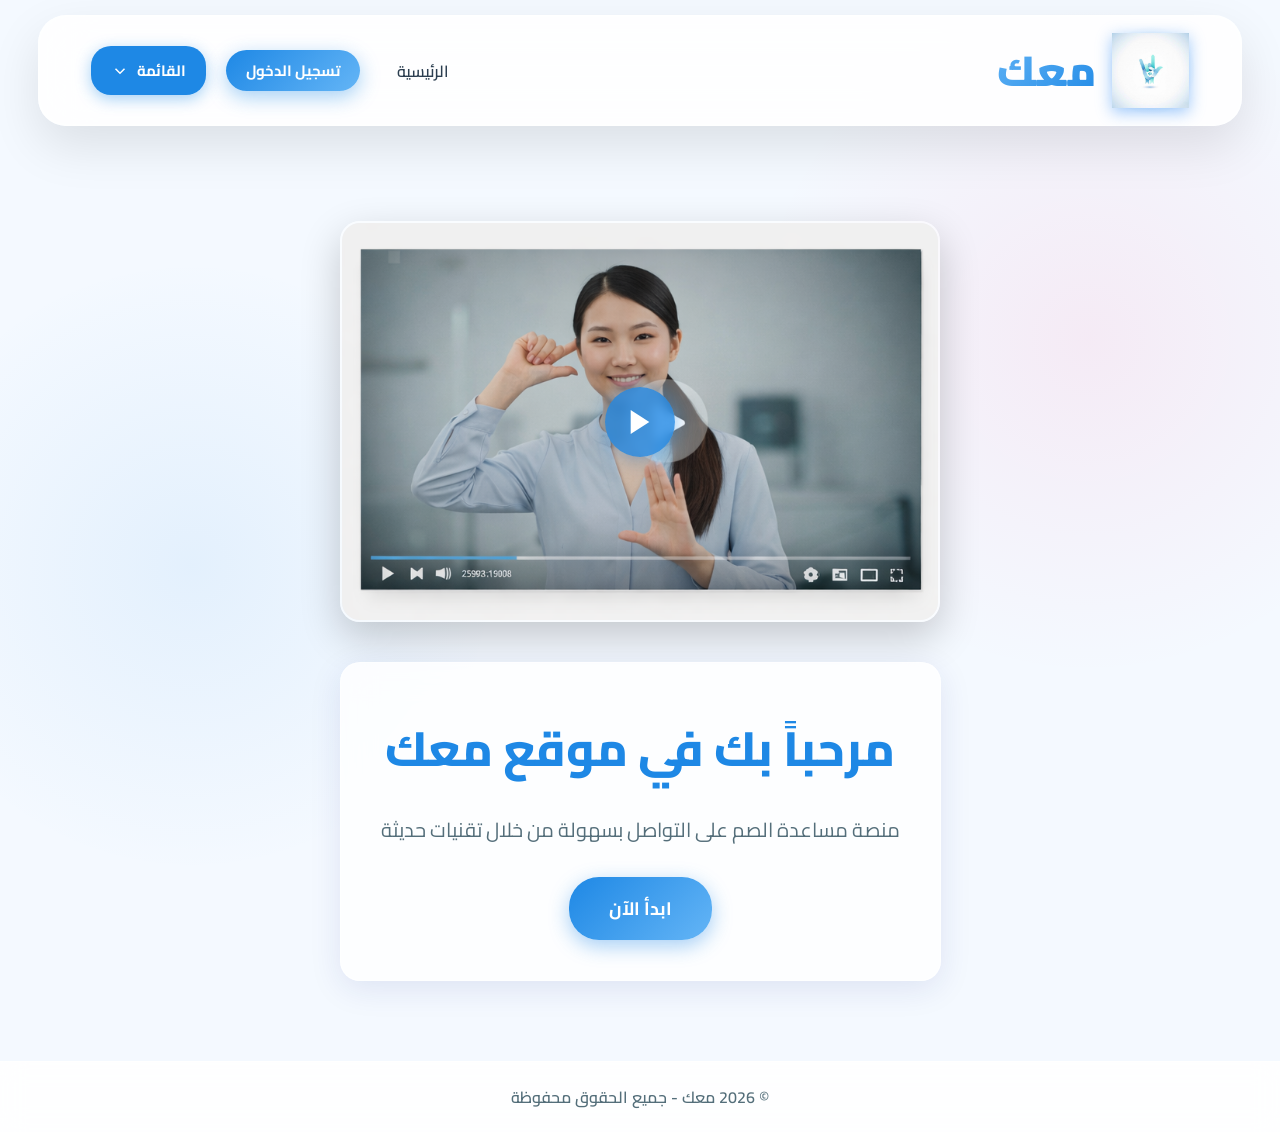
<file: web/index.html>
<!DOCTYPE html>
<html lang="ar" dir="rtl">

<head>
    <meta charset="UTF-8">
    <meta name="viewport" content="width=device-width, initial-scale=1.0">
    <title>معك | الرئيسية</title>
    <link rel="stylesheet" href="style.css">
    <script src="script.js" defer></script>
</head>

<body>
    <nav class="navbar" id="main-navbar"></nav>

    <div class="section hero">

        <div class="video-box">
            <img src="sign_top_left.png" alt="Sign language example">
            <div class="play-btn">
                <svg width="32" height="32" viewBox="0 0 24 24" fill="currentColor">
                    <polygon points="5 3 19 12 5 21 5 3"></polygon>
                </svg>
            </div>
        </div>

        <div class="glass-card text-center" style="max-width: 800px; width: 100%;">
            <h1 style="font-size: 48px; margin-bottom: 20px;">مرحباً بك في موقع معك</h1>
            <p style="font-size: 20px; margin-bottom: 30px;">منصة مساعدة الصم على التواصل بسهولة من خلال تقنيات حديثة
            </p>
            <a href="login.html" class="btn" style="padding: 15px 40px; font-size: 18px;">ابدأ الآن</a>
        </div>
    </div>

    <footer>
        © 2026 معك - جميع الحقوق محفوظة
    </footer>
</body>

</html>
</file>
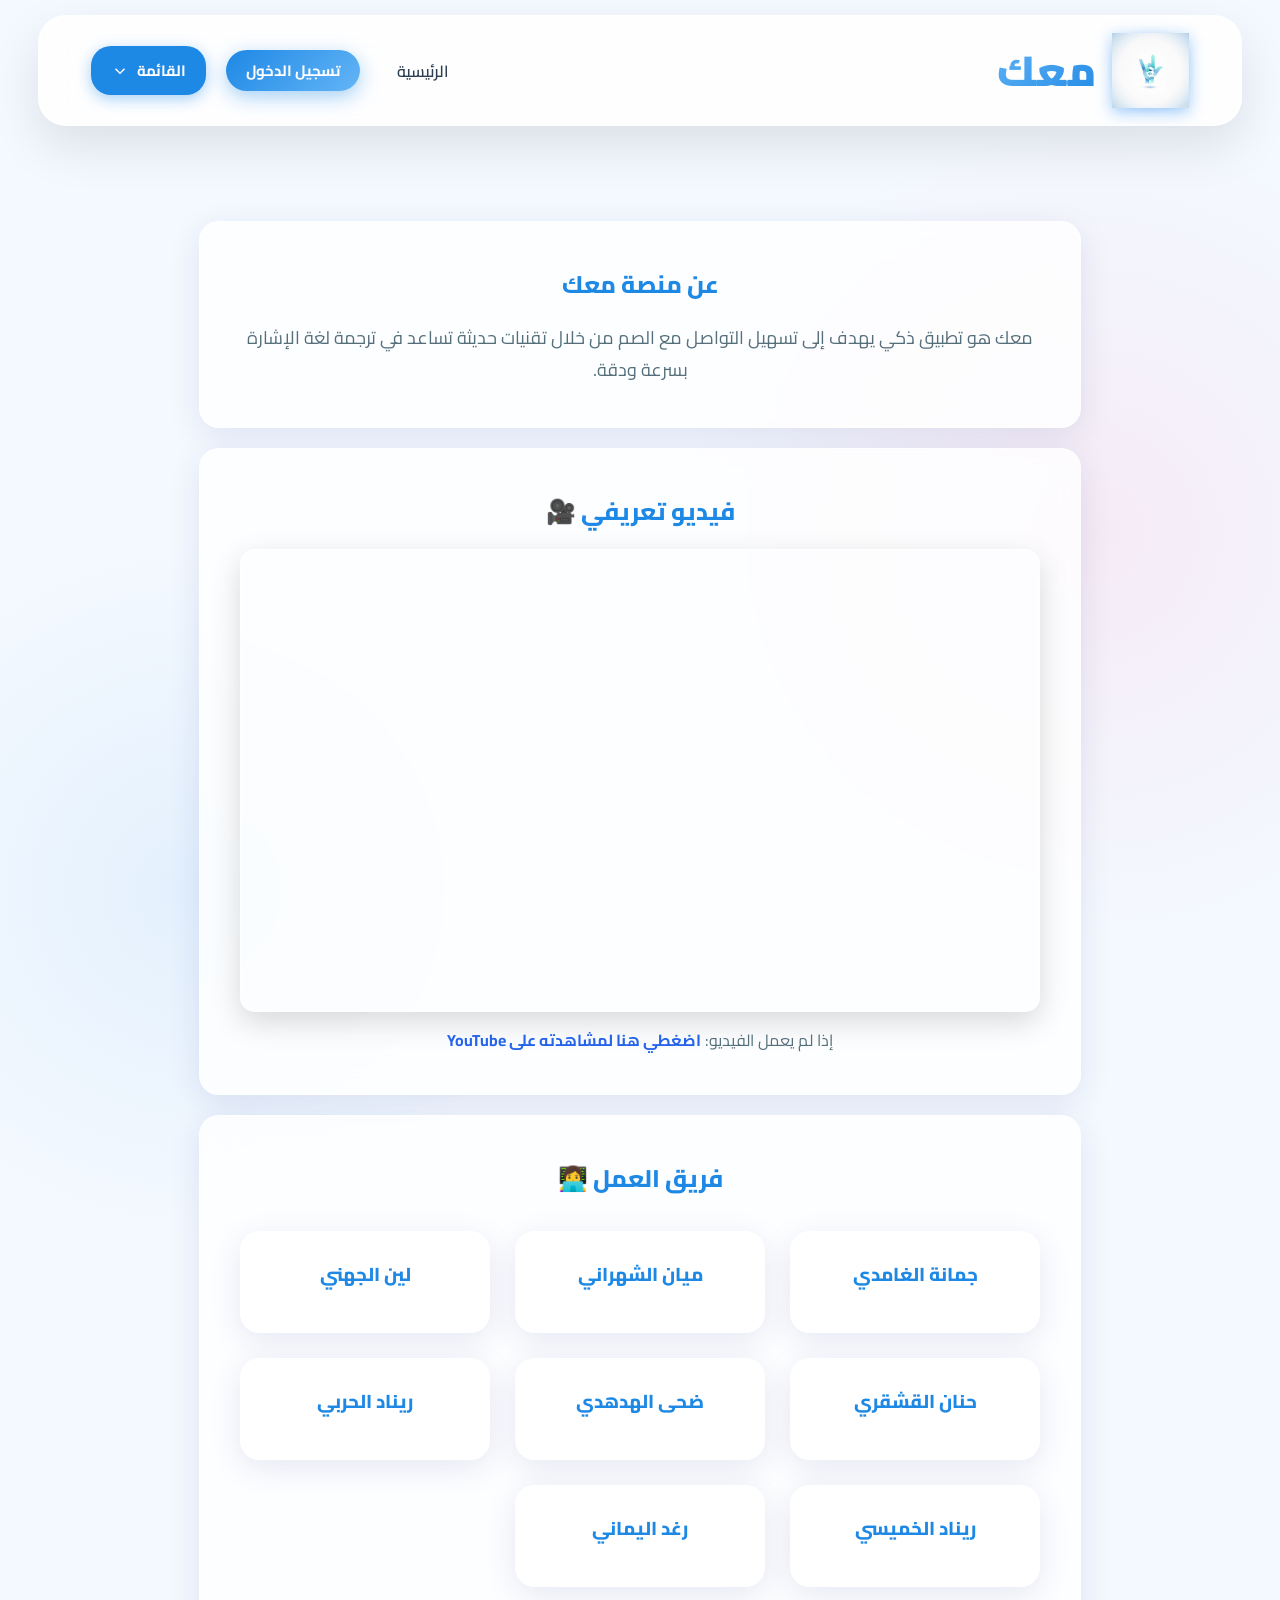
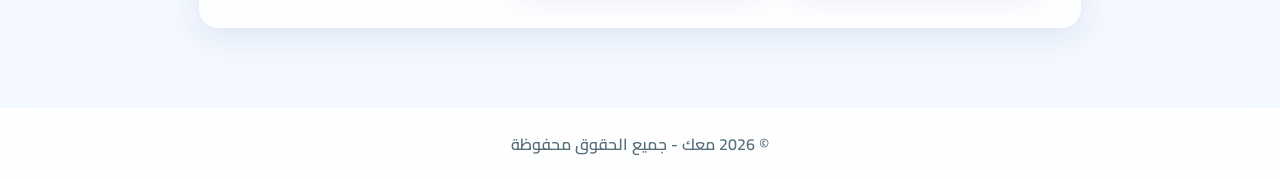
<file: web/about.html>
<!DOCTYPE html>
<html lang="ar" dir="rtl">

<head>
    <meta charset="UTF-8">
    <meta name="viewport" content="width=device-width, initial-scale=1.0">
    <title>معك | من نحن</title>
    <link rel="stylesheet" href="style.css">
    <script src="script.js" defer></script>
</head>

<body>

    <nav class="navbar" id="main-navbar"></nav>

    <div class="section">

        <!-- عن المشروع -->
        <div class="glass-card mb-4 text-center">
            <h2>عن منصة معك</h2>
            <p style="font-size: 18px; max-width: 800px; margin: 0 auto; line-height: 1.8;">
                معك هو تطبيق ذكي يهدف إلى تسهيل التواصل مع الصم
                من خلال تقنيات حديثة تساعد في ترجمة لغة الإشارة بسرعة ودقة.
            </p>
        </div>

        <!-- الفيديو -->
        <div class="glass-card mb-4" style="text-align: center;">
            <h2 class="text-center">فيديو تعريفي 🎥</h2>

            <div style="max-width:800px; margin:0 auto; border-radius:15px; overflow:hidden; 
                        box-shadow:0 10px 30px rgba(0,0,0,0.15); border: 2px solid var(--glass-border);">

                <iframe
                    width="100%"
                    height="450"
                    src="https://www.youtube.com/embed/cgcLwG9_sg8?rel=0"
                    title="فيديو تعريفي"
                    frameborder="0"
                    allow="accelerometer; autoplay; clipboard-write; encrypted-media; gyroscope; picture-in-picture; web-share"
                    referrerpolicy="strict-origin-when-cross-origin"
                    allowfullscreen>
                </iframe>

            </div>

            <!-- زر احتياطي -->
            <p style="margin-top:15px;">
                إذا لم يعمل الفيديو:
                <a href="https://youtu.be/cgcLwG9_sg8" target="_blank"
                    style="color:#2563eb; font-weight:bold; text-decoration:none;">
                    اضغطي هنا لمشاهدته على YouTube
                </a>
            </p>
        </div>

        <!-- فريق العمل -->
        <div class="glass-card">
            <h2 class="text-center">فريق العمل 👩‍💻</h2>

            <div class="grid" style="grid-template-columns: repeat(auto-fill, minmax(200px, 1fr)); text-align:center;">

                <div class="glass-card" style="padding:25px; transition: transform 0.3s; cursor: pointer;"
                    onmouseover="this.style.transform='scale(1.05)'" 
                    onmouseleave="this.style.transform='scale(1)'">
                    <h3>جمانة الغامدي</h3>
                </div>

                <div class="glass-card" style="padding:25px; transition: transform 0.3s; cursor: pointer;"
                    onmouseover="this.style.transform='scale(1.05)'" 
                    onmouseleave="this.style.transform='scale(1)'">
                    <h3>ميان الشهراني</h3>
                </div>

                <div class="glass-card" style="padding:25px; transition: transform 0.3s; cursor: pointer;"
                    onmouseover="this.style.transform='scale(1.05)'" 
                    onmouseleave="this.style.transform='scale(1)'">
                    <h3>لين الجهني</h3>
                </div>

                <div class="glass-card" style="padding:25px; transition: transform 0.3s; cursor: pointer;"
                    onmouseover="this.style.transform='scale(1.05)'" 
                    onmouseleave="this.style.transform='scale(1)'">
                    <h3>حنان القشقري</h3>
                </div>

                <div class="glass-card" style="padding:25px; transition: transform 0.3s; cursor: pointer;"
                    onmouseover="this.style.transform='scale(1.05)'" 
                    onmouseleave="this.style.transform='scale(1)'">
                    <h3>ضحى الهدهدي</h3>
                </div>

                <div class="glass-card" style="padding:25px; transition: transform 0.3s; cursor: pointer;"
                    onmouseover="this.style.transform='scale(1.05)'" 
                    onmouseleave="this.style.transform='scale(1)'">
                    <h3>ريناد الحربي</h3>
                </div>

                <div class="glass-card" style="padding:25px; transition: transform 0.3s; cursor: pointer;"
                    onmouseover="this.style.transform='scale(1.05)'" 
                    onmouseleave="this.style.transform='scale(1)'">
                    <h3>ريناد الخميسي</h3>
                </div>

                <div class="glass-card" style="padding:25px; transition: transform 0.3s; cursor: pointer;"
                    onmouseover="this.style.transform='scale(1.05)'" 
                    onmouseleave="this.style.transform='scale(1)'">
                    <h3>رغد اليماني</h3>
                </div>

            </div>
        </div>

    </div>

    <footer>
        © 2026 معك - جميع الحقوق محفوظة
    </footer>

</body>

</html>
</file>
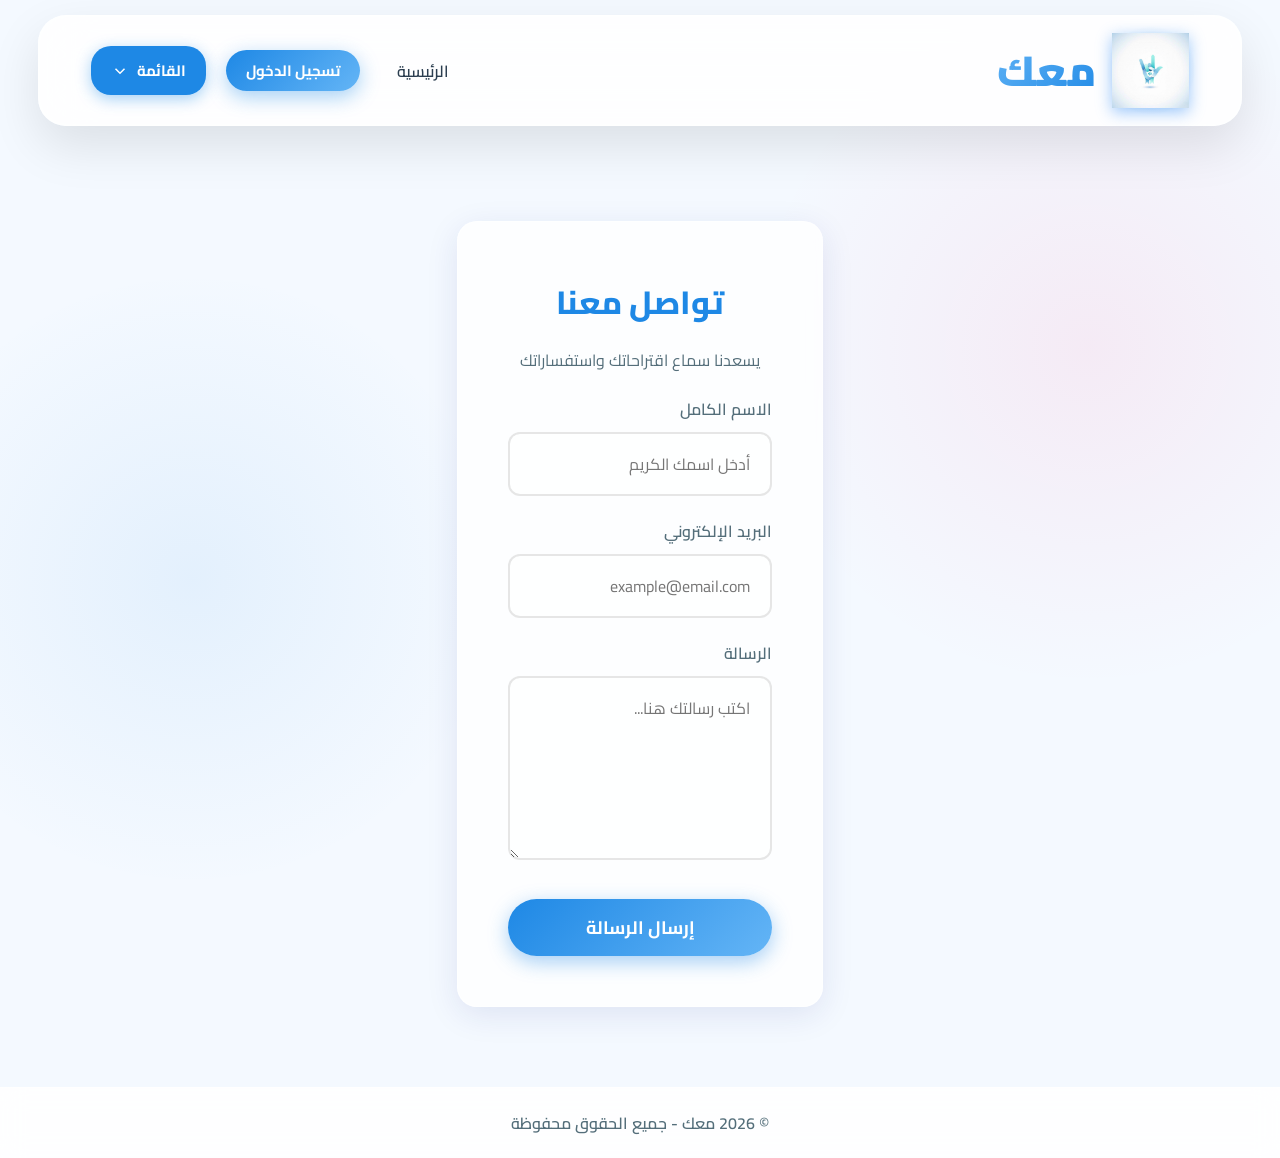
<file: web/contact.html>
<!DOCTYPE html>
<html lang="ar" dir="rtl">

<head>
    <meta charset="UTF-8">
    <meta name="viewport" content="width=device-width, initial-scale=1.0">
    <title>معك | تواصل معنا</title>
    <link rel="stylesheet" href="style.css">
    <script src="script.js" defer></script>
</head>

<body>
    <nav class="navbar" id="main-navbar"></nav>

    <div class="section">
        <div class="glass-card" style="max-width: 600px; margin: 0 auto; padding: 50px;">
            <h1 class="text-center">تواصل معنا</h1>
            <p class="text-center mb-4">يسعدنا سماع اقتراحاتك واستفساراتك</p>

            <form onsubmit="event.preventDefault(); alert('تم إرسال رسالتك بنجاح! شكراً لتواصلك.'); this.reset();">
                <div class="input-group">
                    <label>الاسم الكامل</label>
                    <input type="text" class="input-field" required placeholder="أدخل اسمك الكريم">
                </div>

                <div class="input-group">
                    <label>البريد الإلكتروني</label>
                    <input type="email" class="input-field" required placeholder="example@email.com">
                </div>

                <div class="input-group">
                    <label>الرسالة</label>
                    <textarea class="input-field" required placeholder="اكتب رسالتك هنا..." rows="5"
                        style="resize: vertical;"></textarea>
                </div>

                <button type="submit" class="btn" style="width: 100%; margin-top: 10px; font-size: 18px;">إرسال
                    الرسالة</button>
            </form>
        </div>
    </div>

    <footer>
        © 2026 معك - جميع الحقوق محفوظة
    </footer>
</body>

</html>
</file>
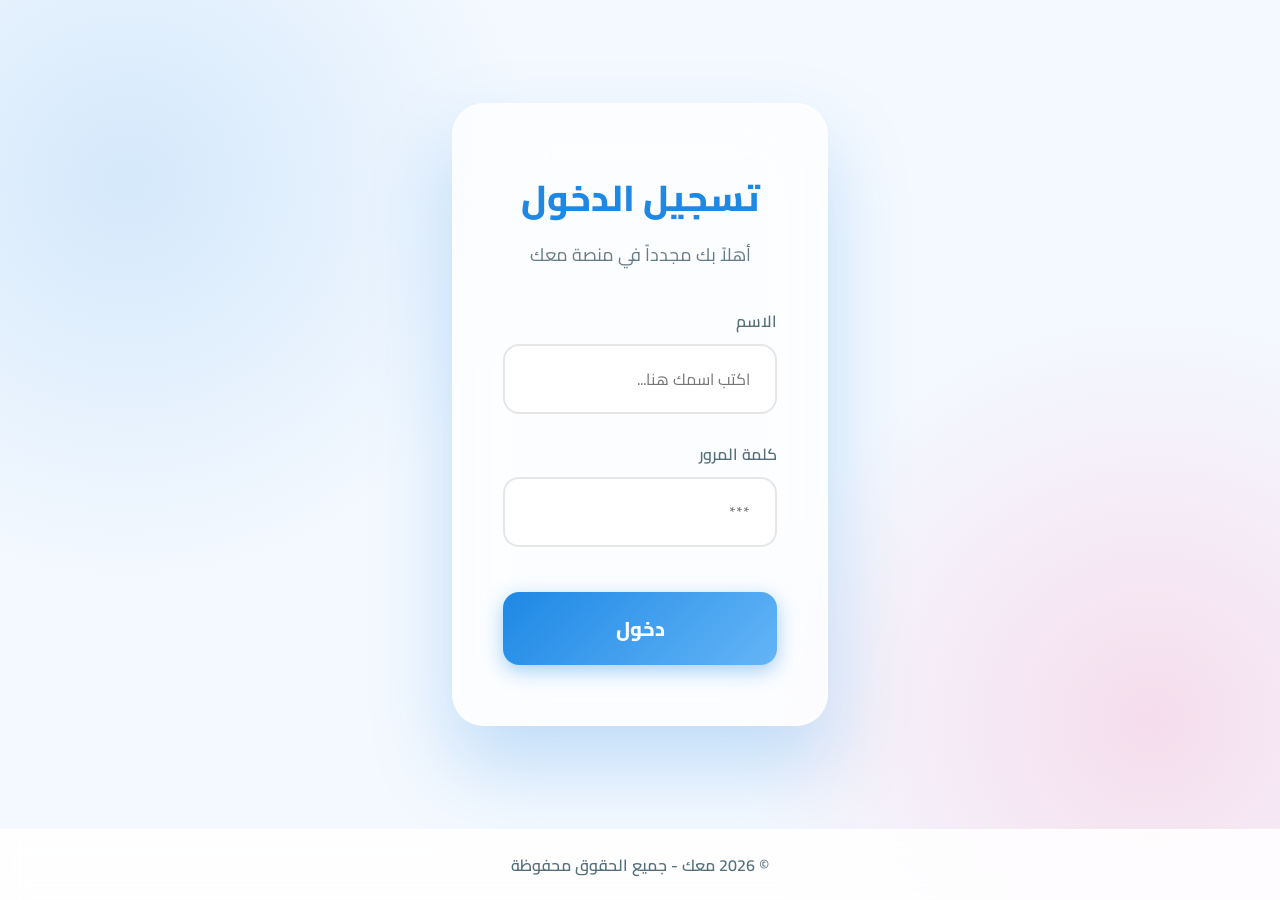
<file: web/dashboard.html>
<!DOCTYPE html>
<html lang="ar" dir="rtl">

<head>
    <meta charset="UTF-8">
    <meta name="viewport" content="width=device-width, initial-scale=1.0">
    <title>معك | لوحة التحكم</title>
    <link rel="stylesheet" href="style.css">
    <script src="script.js" defer></script>
</head>

<body class="protected">
    <nav class="navbar" id="main-navbar"></nav>

    <div class="section">
        <div class="text-center mb-4">
            <h1 style="font-size: 36px;">لوحة التحكم</h1>
            <p style="font-size: 18px;">اختر القسم الذي تريد الدخول إليه لمتابعة التعلم</p>
        </div>

        <div class="grid">
            <a href="guide.html" class="card-link">
                <div class="glass-card text-center" style="padding: 40px 20px; height: 100%;">
                    <svg width="56" height="56" viewBox="0 0 24 24" fill="none" stroke="var(--primary)" stroke-width="2"
                        class="mb-2">
                        <path d="M12 2C6.48 2 2 6.48 2 12s4.48 10 10 10 10-4.48 10-10S17.52 2 12 2z"></path>
                        <path d="M12 16v-4"></path>
                        <path d="M12 8h.01"></path>
                    </svg>
                    <h2>شرح لغة الإشارة</h2>
                    <p>دليل شامل للكلمات والمرادفات الأساسية</p>
                </div>
            </a>

            <a href="about.html" class="card-link">
                <div class="glass-card text-center" style="padding: 40px 20px; height: 100%;">
                    <svg width="56" height="56" viewBox="0 0 24 24" fill="none" stroke="var(--primary)" stroke-width="2"
                        class="mb-2">
                        <path d="M17 21v-2a4 4 0 0 0-4-4H5a4 4 0 0 0-4 4v2"></path>
                        <circle cx="9" cy="7" r="4"></circle>
                        <path d="M23 21v-2a4 4 0 0 0-3-3.87"></path>
                        <path d="M16 3.13a4 4 0 0 1 0 7.75"></path>
                    </svg>
                    <h2>فريق العمل</h2>
                    <p>تعرف على مطورات منصة معك</p>
                </div>
            </a>

            <a href="#" class="card-link" onclick="alert('جاري تطوير التطبيق للآيفون والأندرويد، انتظرونا قريباً!')">
                <div class="glass-card text-center" style="padding: 40px 20px; height: 100%;">
                    <svg width="56" height="56" viewBox="0 0 24 24" fill="none" stroke="var(--primary)" stroke-width="2"
                        class="mb-2">
                        <rect x="5" y="2" width="14" height="20" rx="2" ry="2"></rect>
                        <line x1="12" y1="18" x2="12.01" y2="18"></line>
                    </svg>
                    <h2>تحميل التطبيق</h2>
                    <p>احصل على النسخة المحمولة لجهازك</p>
                </div>
            </a>

            <a href="history.html" class="card-link">
                <div class="glass-card text-center" style="padding: 40px 20px; height: 100%;">
                    <svg width="56" height="56" viewBox="0 0 24 24" fill="none" stroke="var(--primary)" stroke-width="2"
                        class="mb-2">
                        <circle cx="12" cy="12" r="10"></circle>
                        <polyline points="12 6 12 12 16 14"></polyline>
                    </svg>
                    <h2>سجل المستخدم</h2>
                    <p>تتبع مجمل نشاطاتك وزياراتك السابقة</p>
                </div>
            </a>
        </div>
    </div>

    <footer>
        © 2026 معك - جميع الحقوق محفوظة
    </footer>
</body>

</html>
</file>
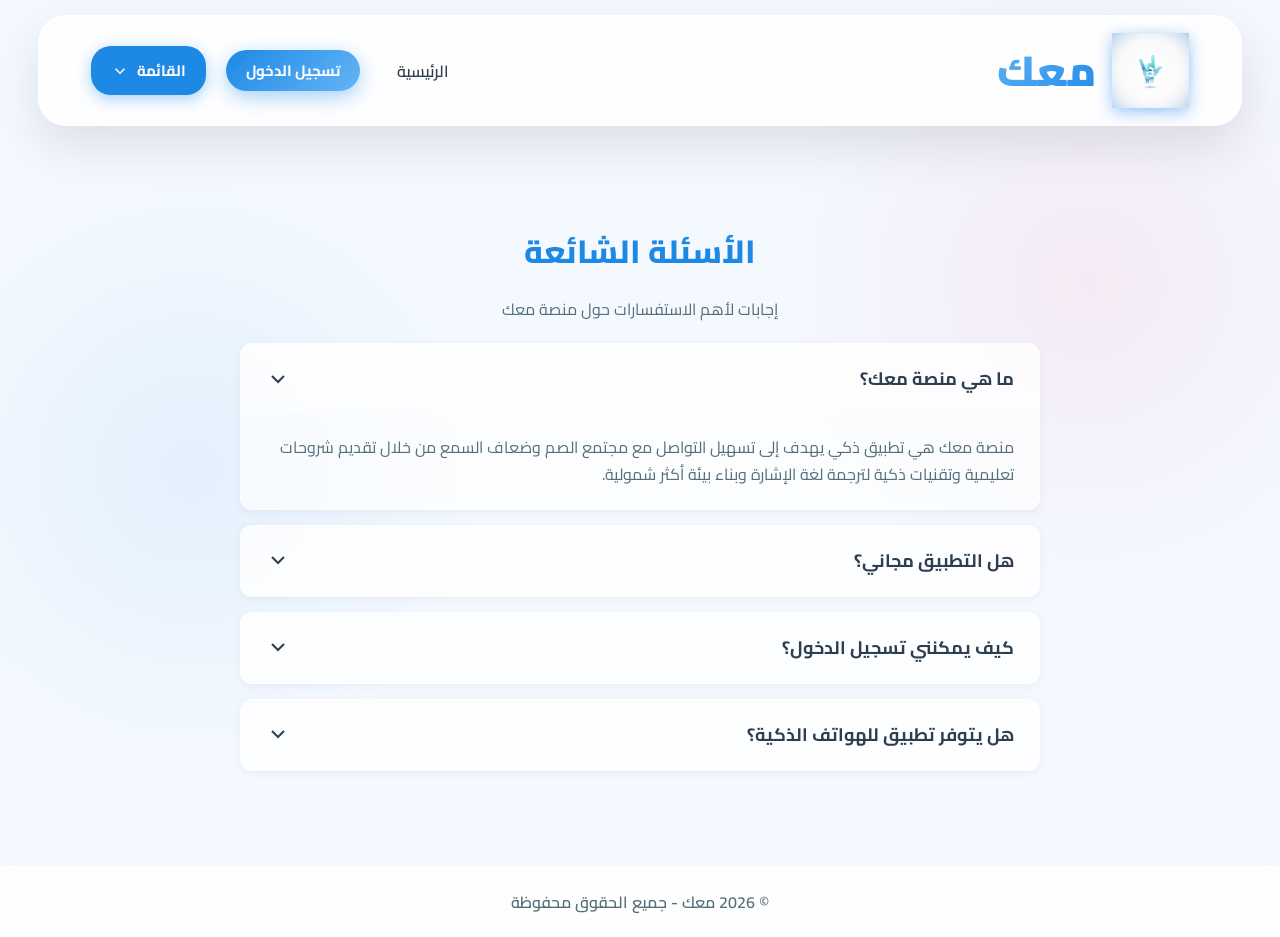
<file: web/faq.html>
<!DOCTYPE html>
<html lang="ar" dir="rtl">

<head>
    <meta charset="UTF-8">
    <meta name="viewport" content="width=device-width, initial-scale=1.0">
    <title>معك | الأسئلة الشائعة</title>
    <link rel="stylesheet" href="style.css">
    <script src="script.js" defer></script>
</head>

<body>
    <nav class="navbar" id="main-navbar"></nav>

    <div class="section">
        <div class="text-center mb-4">
            <h1>الأسئلة الشائعة</h1>
            <p>إجابات لأهم الاستفسارات حول منصة معك</p>
        </div>

        <div class="accordion" style="max-width: 800px; margin: 0 auto;">
            <div class="accordion-item active">
                <div class="accordion-header">
                    ما هي منصة معك؟
                    <svg width="24" height="24" viewBox="0 0 24 24" fill="none" stroke="currentColor" stroke-width="2">
                        <polyline points="6 9 12 15 18 9"></polyline>
                    </svg>
                </div>
                <div class="accordion-content">
                    <p>منصة معك هي تطبيق ذكي يهدف إلى تسهيل التواصل مع مجتمع الصم وضعاف السمع من خلال تقديم شروحات
                        تعليمية وتقنيات ذكية لترجمة لغة الإشارة وبناء بيئة أكثر شمولية.</p>
                </div>
            </div>

            <div class="accordion-item">
                <div class="accordion-header">
                    هل التطبيق مجاني؟
                    <svg width="24" height="24" viewBox="0 0 24 24" fill="none" stroke="currentColor" stroke-width="2">
                        <polyline points="6 9 12 15 18 9"></polyline>
                    </svg>
                </div>
                <div class="accordion-content">
                    <p>نعم، المنصة الأساسية مجانية بالكامل لجميع المستخدمين لتعزيز نشر لغة الإشارة وإفادة أكبر شريحة
                        ممكنة من المجتمع.</p>
                </div>
            </div>

            <div class="accordion-item">
                <div class="accordion-header">
                    كيف يمكنني تسجيل الدخول؟
                    <svg width="24" height="24" viewBox="0 0 24 24" fill="none" stroke="currentColor" stroke-width="2">
                        <polyline points="6 9 12 15 18 9"></polyline>
                    </svg>
                </div>
                <div class="accordion-content">
                    <p>يمكنك التوجه إلى صفحة "تسجيل الدخول" وإدخال اسمك فقط في النسخة الحالية لتتمكن من الوصول إلى لوحة
                        التحكم الخاصة بك وحفظ تقدمك محلياً.</p>
                </div>
            </div>

            <div class="accordion-item">
                <div class="accordion-header">
                    هل يتوفر تطبيق للهواتف الذكية؟
                    <svg width="24" height="24" viewBox="0 0 24 24" fill="none" stroke="currentColor" stroke-width="2">
                        <polyline points="6 9 12 15 18 9"></polyline>
                    </svg>
                </div>
                <div class="accordion-content">
                    <p>التطبيق حالياً في طور التطوير لأجهزة الأندرويد والآيفون، وسيتم الإعلان عن الإطلاق قريباً عبر
                        موقعنا الرسمي.</p>
                </div>
            </div>
        </div>
    </div>

    <footer>
        © 2026 معك - جميع الحقوق محفوظة
    </footer>
</body>

</html>
</file>
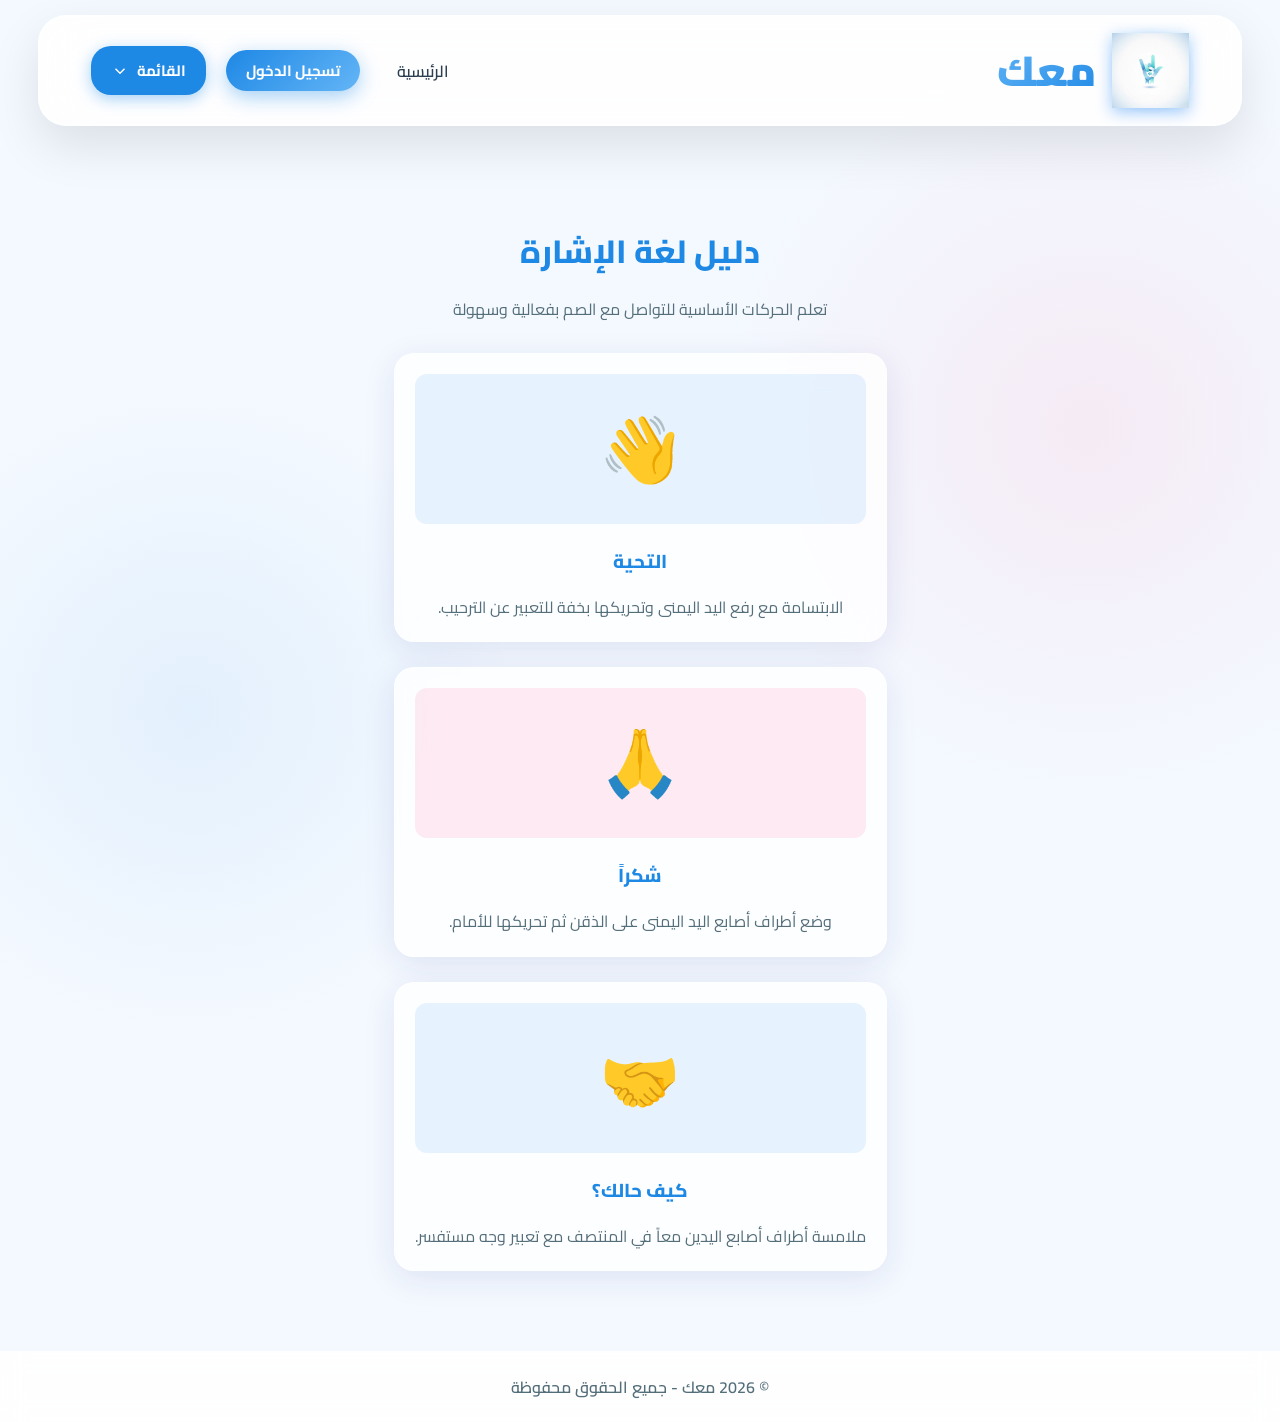
<file: web/guide.html>
<!DOCTYPE html>
<html lang="ar" dir="rtl">

<head>
    <meta charset="UTF-8">
    <meta name="viewport" content="width=device-width, initial-scale=1.0">
    <title>معك | شرح لغة الإشارة</title>
    <link rel="stylesheet" href="style.css">
    <script src="script.js" defer></script>
</head>

<body>
    <nav class="navbar" id="main-navbar"></nav>

    <div class="section">
        <div class="text-center mb-4">
            <h1>دليل لغة الإشارة</h1>
            <p>تعلم الحركات الأساسية للتواصل مع الصم بفعالية وسهولة</p>
        </div>

        <div class="grid">
            <div class="glass-card text-center" style="padding: 20px;">
                <div
                    style="height: 150px; background: rgba(30, 136, 229, 0.1); border-radius: 12px; display: flex; align-items: center; justify-content: center; margin-bottom: 20px;">
                    <span style="font-size: 64px;">👋</span>
                </div>
                <h3>التحية</h3>
                <p>الابتسامة مع رفع اليد اليمنى وتحريكها بخفة للتعبير عن الترحيب.</p>
            </div>

            <div class="glass-card text-center" style="padding: 20px;">
                <div
                    style="height: 150px; background: rgba(255, 64, 129, 0.1); border-radius: 12px; display: flex; align-items: center; justify-content: center; margin-bottom: 20px;">
                    <span style="font-size: 64px;">🙏</span>
                </div>
                <h3>شكراً</h3>
                <p>وضع أطراف أصابع اليد اليمنى على الذقن ثم تحريكها للأمام.</p>
            </div>

            <div class="glass-card text-center" style="padding: 20px;">
                <div
                    style="height: 150px; background: rgba(30, 136, 229, 0.1); border-radius: 12px; display: flex; align-items: center; justify-content: center; margin-bottom: 20px;">
                    <span style="font-size: 64px;">🤝</span>
                </div>
                <h3>كيف حالك؟</h3>
                <p>ملامسة أطراف أصابع اليدين معاً في المنتصف مع تعبير وجه مستفسر.</p>
            </div>
        </div>
    </div>

    <footer>
        © 2026 معك - جميع الحقوق محفوظة
    </footer>
</body>

</html>
</file>
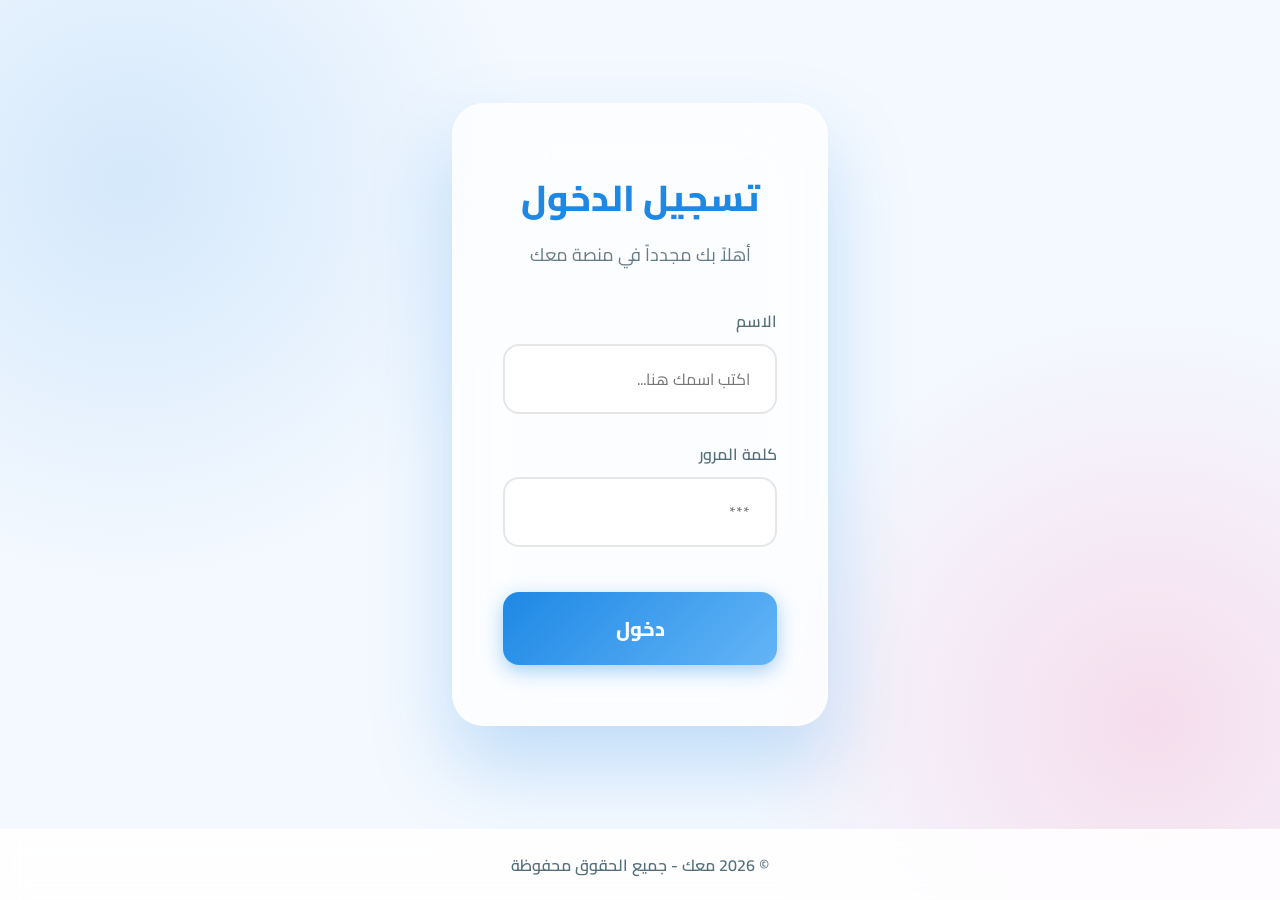
<file: web/history.html>
<!DOCTYPE html>
<html lang="ar" dir="rtl">

<head>
    <meta charset="UTF-8">
    <meta name="viewport" content="width=device-width, initial-scale=1.0">
    <title>معك | سجل المستخدم</title>
    <link rel="stylesheet" href="style.css">
    <script src="script.js" defer></script>
</head>

<body class="protected">
    <nav class="navbar" id="main-navbar"></nav>

    <div class="section">
        <div class="glass-card text-center mb-4" style="padding: 40px;">
            <h1>مرحباً، <span id="history-username" style="color: var(--primary);"></span></h1>
            <p style="font-size: 18px;">هنا يمكنك استعراض سجل نشاطاتك كاملة</p>
        </div>

        <div class="activity-feed" id="activity-feed">
            <!-- Feed items injected here via script.js -->
        </div>
    </div>

    <footer>
        © 2026 معك - جميع الحقوق محفوظة
    </footer>
</body>

</html>
</file>
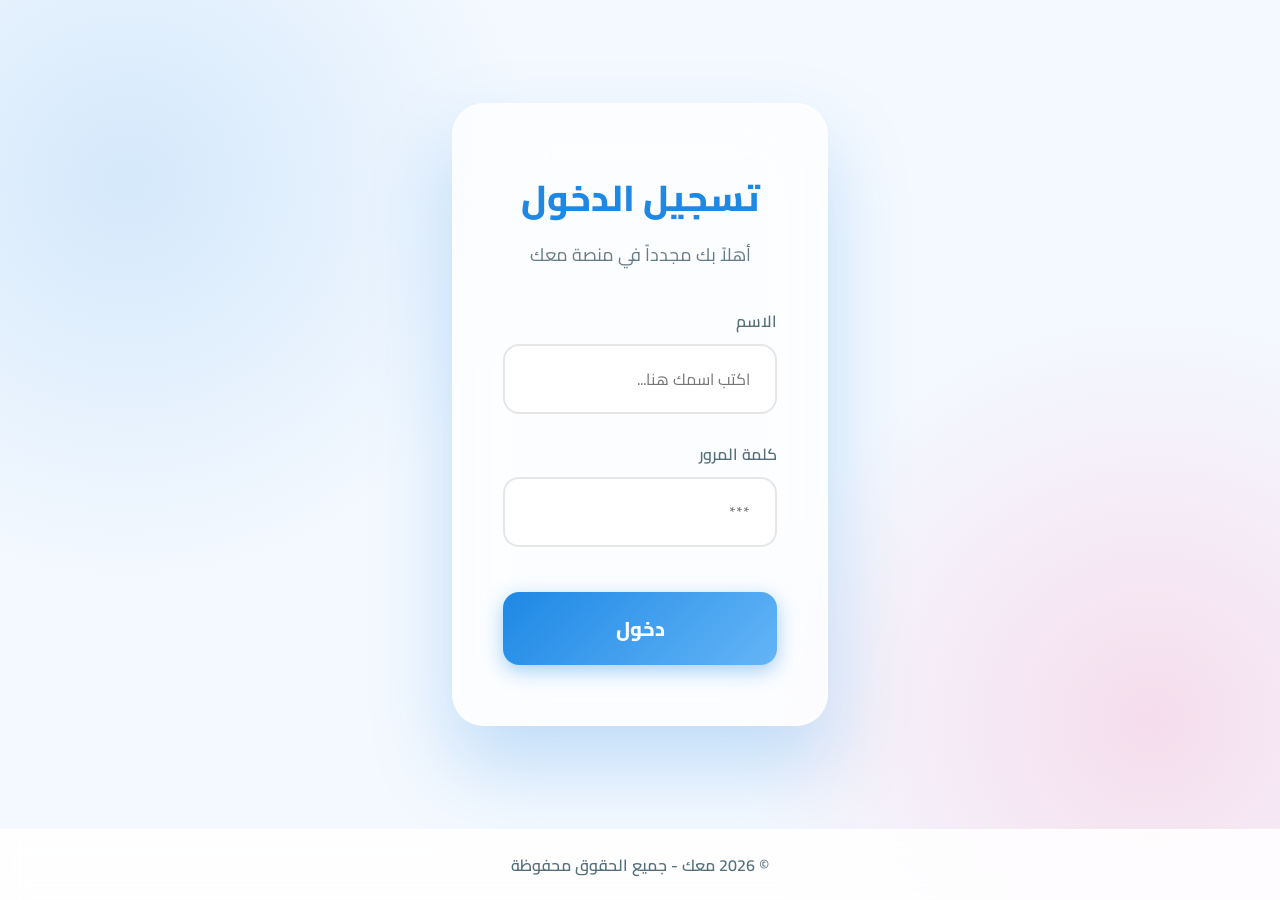
<file: web/login.html>
<!DOCTYPE html>
<html lang="ar" dir="rtl">

<head>
  <meta charset="UTF-8">
  <meta name="viewport" content="width=device-width, initial-scale=1.0">
  <title>معك | تسجيل الدخول</title>
  <link rel="stylesheet" href="style.css">
  <script src="script.js" defer></script>
</head>

<body class="auth-page">
  <nav class="navbar" id="main-navbar"></nav>

  <div class="section" style="display: flex; justify-content: center; align-items: center; flex: 1;">
    <div class="glass-card auth-card" style="width: 100%; max-width: 500px; text-align: center;">
      <h2 style="font-size: 36px; margin-bottom: 8px;">تسجيل الدخول</h2>
      <p class="mb-4" style="font-size: 18px; opacity: 0.9; margin-bottom: 35px;">أهلاً بك مجدداً في منصة معك</p>

      <div class="input-group" style="margin-bottom: 25px;">
        <label for="username" style="font-size: 16px;">الاسم</label>
        <input id="username" type="text" class="input-field auth-input" placeholder="اكتب اسمك هنا..."
          onkeydown="if(event.key === 'Enter') login()">
      </div>

      <div class="input-group" style="margin-bottom: 30px;">
        <label for="password" style="font-size: 16px;">كلمة المرور</label>
        <input id="password" type="password" class="input-field auth-input" placeholder="***"
          onkeydown="if(event.key === 'Enter') login()">
      </div>

      <button onclick="login()" class="btn auth-btn"
        style="width: 100%; margin-top: 15px; font-size: 20px; padding: 18px;">دخول</button>
    </div>
  </div>

  <footer>
    © 2026 معك - جميع الحقوق محفوظة
  </footer>
</body>

</html>
</file>
<file: web/style.css>
@import url('https://fonts.googleapis.com/css2?family=Cairo:wght@300;400;600;700;800&display=swap');

:root {
  --primary: #1E88E5;
  --primary-light: #64B5F6;
  --secondary: #FF4081;
  --bg-color: #F4F9FF;
  --text-main: #2C3E50;
  --text-muted: #546E7A;
  --glass-bg: rgba(255, 255, 255, 0.7);
  --glass-border: rgba(255, 255, 255, 0.5);
  --shadow: 0 8px 32px 0 rgba(31, 38, 135, 0.1);
  --nav-bg: rgba(255, 255, 255, 0.85);
  --card-bg: rgba(255, 255, 255, 0.8);
}

[data-theme="dark"] {
  --primary: #64B5F6;
  --primary-light: #1E88E5;
  --bg-color: #0F172A;
  --text-main: #F1F5F9;
  --text-muted: #CBD5E1;
  --glass-bg: rgba(30, 41, 59, 0.7);
  --glass-border: rgba(255, 255, 255, 0.1);
  --shadow: 0 8px 32px 0 rgba(0, 0, 0, 0.5);
  --nav-bg: rgba(15, 23, 42, 0.85);
  --card-bg: rgba(30, 41, 59, 0.8);
}

* {
  box-sizing: border-box;
  margin: 0;
  padding: 0;
  font-family: 'Cairo', sans-serif;
}

body {
  background: var(--bg-color);
  background-image: radial-gradient(circle at 15% 50%, rgba(30, 136, 229, 0.08), transparent 25%),
    radial-gradient(circle at 85% 30%, rgba(255, 64, 129, 0.08), transparent 25%);
  color: var(--text-main);
  direction: rtl;
  min-height: 100vh;
  transition: background 0.4s ease, color 0.4s ease;
  overflow-x: hidden;
  display: flex;
  flex-direction: column;
}

/* Floating Navbar Masterpiece */
.navbar {
  position: sticky;
  top: 15px;
  z-index: 1000;
  background: var(--nav-bg);
  backdrop-filter: blur(25px);
  -webkit-backdrop-filter: blur(25px);
  border: 1px solid var(--glass-border);
  border-radius: 28px;
  margin: 15px 3%;
  padding: 15px 4%;
  display: flex;
  justify-content: space-between;
  align-items: center;
  box-shadow: 0 20px 50px rgba(0, 0, 0, 0.1), inset 0 0 0 1px rgba(255, 255, 255, 0.4);
  transition: all 0.5s cubic-bezier(0.4, 0, 0.2, 1);
}

[data-theme="dark"] .navbar {
  box-shadow: 0 20px 50px rgba(0, 0, 0, 0.5), inset 0 0 0 1px rgba(255, 255, 255, 0.05);
}

.nav-brand {
  text-decoration: none;
  display: flex;
  align-items: center;
  gap: 15px;
  perspective: 1000px;
}

.nav-logo-wrapper {
  position: relative;
  display: flex;
  justify-content: center;
  align-items: center;
}

.logo-glow {
  position: absolute;
  width: 140%;
  height: 140%;
  border-radius: 50%;
  background: radial-gradient(circle, rgba(30, 136, 229, 0.3) 0%, transparent 60%);
  top: -20%;
  left: -20%;
  z-index: -1;
  animation: pulse-glow 3s infinite alternate cubic-bezier(0.4, 0, 0.2, 1);
}

@keyframes pulse-glow {
  0% {
    transform: scale(0.85);
    opacity: 0.4;
  }

  100% {
    transform: scale(1.15);
    opacity: 1;
  }
}

.nav-logo {
  height: 75px;
  width: auto;
  object-fit: contain;
  transition: transform 0.4s cubic-bezier(0.175, 0.885, 0.32, 1.275), filter 0.4s ease;
  filter: drop-shadow(0 4px 8px rgba(0, 112, 243, 0.4));
  z-index: 2;
}

.nav-brand:hover .nav-logo {
  transform: scale(1.12) rotate(-3deg);
  filter: drop-shadow(0 8px 20px rgba(0, 112, 243, 0.7));
}

.brand-text {
  font-size: 42px;
  font-weight: 900;
  background: linear-gradient(135deg, var(--primary-light) 0%, var(--primary) 50%, var(--primary-light) 100%);
  background-size: 200% 200%;
  -webkit-background-clip: text;
  background-clip: text;
  -webkit-text-fill-color: transparent;
  animation: shine 6s ease infinite;
  letter-spacing: 1.5px;
  position: relative;
  display: inline-block;
  transition: transform 0.5s cubic-bezier(0.175, 0.885, 0.32, 1.275);
}

.brand-text::after {
  content: attr(data-text);
  position: absolute;
  left: 0;
  top: 0;
  width: 100%;
  height: 100%;
  z-index: -1;
  background: linear-gradient(135deg, var(--primary-light) 0%, var(--primary) 50%, var(--primary-light) 100%);
  background-size: 200% 200%;
  -webkit-background-clip: text;
  background-clip: text;
  -webkit-text-fill-color: transparent;
  filter: blur(12px);
  opacity: 0;
  animation: shine 6s ease infinite;
  transition: opacity 0.5s ease, filter 0.5s ease;
  pointer-events: none;
}

.nav-brand:hover .brand-text {
  transform: scale(1.05) translateY(-2px);
}

.nav-brand:hover .brand-text::after {
  opacity: 0.8;
  filter: blur(18px);
}

@keyframes shine {
  0% {
    background-position: 0% 50%;
  }

  50% {
    background-position: 100% 50%;
  }

  100% {
    background-position: 0% 50%;
  }
}

.nav-links {
  display: flex;
  align-items: center;
  gap: 20px;
}

.nav-link {
  color: var(--text-main);
  text-decoration: none;
  font-size: 16px;
  font-weight: 600;
  transition: color 0.3s, background 0.3s;
  padding: 8px 12px;
  border-radius: 8px;
}

.nav-link:hover {
  color: var(--primary);
  background: rgba(30, 136, 229, 0.05);
}

/* Dropdown */
.dropdown {
  position: relative;
  display: inline-block;
}

.dropdown-btn {
  background: var(--primary);
  color: white;
  border: none;
  padding: 10px 20px;
  border-radius: 20px;
  font-weight: 700;
  font-size: 15px;
  cursor: pointer;
  display: flex;
  align-items: center;
  gap: 8px;
  box-shadow: 0 4px 15px rgba(30, 136, 229, 0.4);
  transition: all 0.3s ease;
}

.dropdown-btn:hover {
  transform: translateY(-2px);
  box-shadow: 0 6px 20px rgba(30, 136, 229, 0.6);
}

.dropdown-content {
  display: none;
  position: absolute;
  top: 120%;
  left: 0;
  background: var(--glass-bg);
  backdrop-filter: blur(16px);
  -webkit-backdrop-filter: blur(16px);
  min-width: 220px;
  box-shadow: var(--shadow);
  border: 1px solid var(--glass-border);
  border-radius: 15px;
  overflow: hidden;
  z-index: 1;
  transform: translateY(10px);
  opacity: 0;
  transition: all 0.3s ease;
}

.dropdown.active .dropdown-content {
  display: block;
  transform: translateY(0);
  opacity: 1;
  animation: fadeIn 0.3s ease forwards;
}

@keyframes fadeIn {
  from {
    opacity: 0;
    transform: translateY(10px);
  }

  to {
    opacity: 1;
    transform: translateY(0);
  }
}

.dropdown-content a,
.dropdown-content button {
  color: var(--text-main);
  padding: 12px 20px;
  text-decoration: none;
  display: block;
  font-family: 'Cairo', sans-serif;
  font-size: 15px;
  font-weight: 600;
  border-bottom: 1px solid rgba(128, 128, 128, 0.1);
  text-align: right;
  width: 100%;
  background: none;
  border-left: none;
  border-right: none;
  border-top: none;
  cursor: pointer;
  transition: background 0.3s, color 0.3s, padding-right 0.3s;
}

.dropdown-content a:last-child,
.dropdown-content button:last-child {
  border-bottom: none;
}

.dropdown-content a:hover,
.dropdown-content button:hover {
  background: rgba(30, 136, 229, 0.1);
  color: var(--primary);
  padding-right: 25px;
}

/* Glass Card */
.glass-card {
  background: var(--card-bg);
  backdrop-filter: blur(16px);
  -webkit-backdrop-filter: blur(16px);
  border: 1px solid var(--glass-border);
  box-shadow: var(--shadow);
  border-radius: 20px;
  padding: 40px;
  transition: transform 0.4s ease, box-shadow 0.4s ease, background 0.4s ease;
}

.glass-card:hover {
  transform: translateY(-5px);
  box-shadow: 0 12px 40px rgba(0, 0, 0, 0.15);
}

/* Toggle Switch */
.theme-switch-wrapper {
  display: flex;
  align-items: center;
  justify-content: space-between;
  width: 100%;
  padding: 12px 20px;
  border-bottom: 1px solid rgba(128, 128, 128, 0.1);
  font-family: 'Cairo', sans-serif;
  font-size: 15px;
  font-weight: 600;
  color: var(--text-main);
  cursor: pointer;
  transition: background 0.3s;
}

.theme-switch-wrapper:hover {
  background: rgba(30, 136, 229, 0.1);
}

.theme-switch {
  display: inline-block;
  height: 24px;
  position: relative;
  width: 50px;
}

.theme-switch input {
  display: none;
}

.slider {
  background-color: #ccc;
  bottom: 0;
  cursor: pointer;
  left: 0;
  position: absolute;
  right: 0;
  top: 0;
  transition: .4s;
  border-radius: 34px;
}

.slider:before {
  background-color: #fff;
  bottom: 4px;
  content: "";
  height: 16px;
  left: 4px;
  position: absolute;
  transition: .4s;
  width: 16px;
  border-radius: 50%;
}

input:checked+.slider {
  background-color: var(--primary);
}

input:checked+.slider:before {
  transform: translateX(26px);
}

/* General Layouts */
.section {
  padding: 80px 5%;
  max-width: 1200px;
  margin: 0 auto;
  flex: 1;
}

.text-center {
  text-align: center;
}

.mb-2 {
  margin-bottom: 10px;
}

.mb-4 {
  margin-bottom: 20px;
}

h1,
h2,
h3 {
  color: var(--primary);
  margin-bottom: 15px;
  font-weight: 800;
}

p {
  line-height: 1.7;
  font-size: 16px;
  color: var(--text-muted);
}

.btn {
  display: inline-block;
  padding: 12px 35px;
  background: linear-gradient(135deg, var(--primary), var(--primary-light));
  color: white;
  text-decoration: none;
  border-radius: 30px;
  font-weight: 700;
  font-size: 16px;
  border: none;
  cursor: pointer;
  box-shadow: 0 6px 20px rgba(30, 136, 229, 0.4);
  transition: all 0.3s ease;
}

.btn:hover {
  transform: translateY(-3px) scale(1.02);
  box-shadow: 0 8px 25px rgba(30, 136, 229, 0.6);
  color: white;
}

/* Forms */
.input-group {
  margin-bottom: 20px;
  text-align: right;
}

.input-group label {
  display: block;
  margin-bottom: 8px;
  font-weight: 600;
  color: var(--text-muted);
}

.input-field {
  width: 100%;
  padding: 15px 20px;
  border: 2px solid rgba(128, 128, 128, 0.2);
  border-radius: 12px;
  background: rgba(255, 255, 255, 0.5);
  font-family: 'Cairo', sans-serif;
  font-size: 16px;
  color: var(--text-main);
  transition: all 0.3s;
  outline: none;
}

[data-theme="dark"] .input-field {
  background: rgba(0, 0, 0, 0.2);
  border-color: rgba(255, 255, 255, 0.1);
}

.input-field:focus {
  border-color: var(--primary);
  background: transparent;
  box-shadow: 0 0 0 4px rgba(30, 136, 229, 0.1);
}

/* Accordion */
.accordion {
  margin-top: 30px;
}

.accordion-item {
  margin-bottom: 15px;
  border-radius: 12px;
  overflow: hidden;
  box-shadow: 0 2px 10px rgba(0, 0, 0, 0.05);
}

.accordion-header {
  background: var(--card-bg);
  padding: 18px 25px;
  cursor: pointer;
  font-weight: 700;
  font-size: 18px;
  display: flex;
  justify-content: space-between;
  align-items: center;
  border: 1px solid var(--glass-border);
  transition: background 0.3s, color 0.3s;
  color: var(--text-main);
}

.accordion-header:hover {
  background: rgba(30, 136, 229, 0.05);
  color: var(--primary);
}

.accordion-content {
  background: var(--glass-bg);
  border: 1px solid var(--glass-border);
  border-top: none;
  padding: 0 25px;
  max-height: 0;
  overflow: hidden;
  transition: max-height 0.4s ease, padding 0.4s ease;
  color: var(--text-muted);
}

.accordion-item.active .accordion-content {
  padding: 20px 25px;
  max-height: 500px;
}

/* Footer */
footer {
  background: var(--nav-bg);
  backdrop-filter: blur(12px);
  -webkit-backdrop-filter: blur(12px);
  border-top: 1px solid var(--glass-border);
  padding: 20px;
  text-align: center;
  color: var(--text-muted);
  font-weight: 600;
  margin-top: auto;
}

/* Video Box / Hero */
.hero {
  display: flex;
  flex-direction: column;
  justify-content: center;
  align-items: center;
  gap: 40px;
  min-height: 75vh;
}

.video-box {
  position: relative;
  width: 100%;
  max-width: 600px;
  border-radius: 20px;
  overflow: hidden;
  box-shadow: 0 15px 40px rgba(0, 0, 0, 0.2);
  border: 2px solid var(--glass-border);
}

.video-box img {
  width: 100%;
  display: block;
  transition: transform 0.5s ease;
}

.video-box:hover img {
  transform: scale(1.03);
}

.play-btn {
  position: absolute;
  top: 50%;
  left: 50%;
  transform: translate(-50%, -50%);
  font-size: 24px;
  background: rgba(30, 136, 229, 0.8);
  backdrop-filter: blur(5px);
  color: white;
  width: 70px;
  height: 70px;
  border-radius: 50%;
  display: flex;
  align-items: center;
  justify-content: center;
  cursor: pointer;
  transition: all 0.3s ease;
  box-shadow: 0 0 20px rgba(30, 136, 229, 0.5);
}

.play-btn:hover {
  transform: translate(-50%, -50%) scale(1.1);
  background: var(--primary);
}

/* Grid layout for Dashboard / Team */
.grid {
  display: grid;
  grid-template-columns: repeat(auto-fit, minmax(250px, 1fr));
  gap: 25px;
  margin-top: 30px;
}

.card-link {
  text-decoration: none;
  display: block;
}

/* Responsive Media Queries */
@media (max-width: 768px) {
  .nav-links {
    display: flex;
    gap: 10px;
  }

  .nav-link {
    display: none;
  }

  .section {
    padding: 50px 5%;
  }
}

/* User History */
.history-container {
  max-height: 250px;
  overflow-y: auto;
  padding-right: 10px;
}

.history-container::-webkit-scrollbar {
  width: 6px;
}

.history-container::-webkit-scrollbar-thumb {
  background: var(--primary-light);
  border-radius: 3px;
}

.history-list {
  list-style: none;
  padding: 0;
  margin: 0;
}

.history-item {
  padding: 12px 15px;
  border-bottom: 1px solid var(--glass-border);
  font-size: 15px;
  display: flex;
  justify-content: space-between;
  color: var(--text-main);
  transition: background 0.2s;
}

.history-item:hover {
  background: rgba(30, 136, 229, 0.05);
}

.history-time {
  color: var(--text-muted);
  font-size: 13px;
}

/* Emoji Feedback System */
.floating-btn {
  position: fixed;
  bottom: 30px;
  right: 30px;
  width: 60px;
  height: 60px;
  background: var(--primary);
  border-radius: 50%;
  box-shadow: 0 4px 15px rgba(30, 136, 229, 0.4);
  display: flex;
  justify-content: center;
  align-items: center;
  font-size: 28px;
  cursor: pointer;
  z-index: 1000;
  transition: transform 0.3s, box-shadow 0.3s;
}

.floating-btn:hover {
  transform: scale(1.1);
  box-shadow: 0 6px 20px rgba(30, 136, 229, 0.6);
}

.feedback-modal-overlay {
  position: fixed;
  top: 0;
  left: 0;
  width: 100%;
  height: 100%;
  background: rgba(0, 0, 0, 0.4);
  backdrop-filter: blur(5px);
  z-index: 2000;
  display: flex;
  justify-content: center;
  align-items: center;
  opacity: 0;
  pointer-events: none;
  transition: opacity 0.3s ease;
}

.feedback-modal-overlay.active {
  opacity: 1;
  pointer-events: auto;
}

.feedback-modal {
  width: 90%;
  max-width: 400px;
  text-align: center;
  position: relative;
  transform: translateY(20px);
  transition: transform 0.3s ease;
}

.feedback-modal-overlay.active .feedback-modal {
  transform: translateY(0);
}

.feedback-close {
  position: absolute;
  top: 15px;
  right: 15px;
  background: none;
  border: none;
  font-size: 20px;
  color: var(--text-muted);
  cursor: pointer;
}

.feedback-step {
  display: none;
  animation: slideIn 0.4s ease forwards;
}

.feedback-step.active {
  display: block;
}

@keyframes slideIn {
  from {
    opacity: 0;
    transform: translateX(20px);
  }

  to {
    opacity: 1;
    transform: translateX(0);
  }
}

.emoji-row {
  display: flex;
  justify-content: space-around;
  margin-top: 25px;
}

.emoji-btn {
  background: none;
  border: none;
  font-size: 32px;
  cursor: pointer;
  transition: transform 0.2s;
}

.emoji-btn:hover {
  transform: scale(1.3);
}

/* Activity Feed Styling */
.activity-feed {
  display: flex;
  flex-direction: column;
  gap: 15px;
  max-width: 700px;
  margin: 40px auto;
}

.feed-card {
  padding: 20px 30px;
  display: flex;
  align-items: center;
  justify-content: space-between;
  background: var(--card-bg);
  border-radius: 15px;
  backdrop-filter: blur(16px);
  -webkit-backdrop-filter: blur(16px);
  border: 1px solid var(--glass-border);
  box-shadow: var(--shadow);
  transition: transform 0.3s ease;
}

.feed-card:hover {
  transform: scale(1.02);
}

.feed-right {
  display: flex;
  align-items: center;
  gap: 20px;
  flex: 1;
}

.feed-icon {
  font-size: 32px;
  background: rgba(30, 136, 229, 0.1);
  width: 60px;
  height: 60px;
  display: flex;
  justify-content: center;
  align-items: center;
  border-radius: 50%;
  flex-shrink: 0;
}

.feed-action {
  font-size: 18px;
  font-weight: 700;
  color: var(--text-main);
  margin: 0 0 5px 0;
}

.feed-details {
  font-size: 14px;
  color: var(--text-muted);
  margin: 0;
}

.feed-left {
  text-align: left;
  white-space: nowrap;
}

.feed-date {
  font-size: 14px;
  font-weight: bold;
  color: var(--primary);
  display: block;
}

.feed-time {
  font-size: 13px;
  color: var(--text-muted);
  display: block;
}

@media screen and (max-width: 768px) {
  .feed-card {
    flex-direction: column;
    align-items: flex-start;
    gap: 15px;
  }

  .feed-left {
    text-align: right;
    width: 100%;
    border-top: 1px solid var(--glass-border);
    padding-top: 10px;
  }
}

/* --- Premium Auth Page Styling --- */
.auth-page {
  background-image: radial-gradient(circle at 10% 20%, rgba(30, 136, 229, 0.15), transparent 30%),
    radial-gradient(circle at 90% 80%, rgba(255, 64, 129, 0.15), transparent 30%);
}

.auth-card {
  backdrop-filter: blur(40px);
  -webkit-backdrop-filter: blur(40px);
  background: rgba(255, 255, 255, 0.7);
  border: 1px solid rgba(255, 255, 255, 0.3);
  box-shadow: 0 40px 80px rgba(30, 136, 229, 0.25), inset 0 0 0 1px rgba(255, 255, 255, 0.2);
  border-radius: 32px;
  padding: 60px 50px !important;
}

[data-theme="dark"] .auth-card {
  background: rgba(30, 41, 59, 0.75);
  border: 1px solid rgba(255, 255, 255, 0.1);
  box-shadow: 0 40px 80px rgba(0, 0, 0, 0.6), inset 0 0 0 1px rgba(255, 255, 255, 0.05);
}

.auth-input {
  transition: all 0.4s cubic-bezier(0.25, 0.8, 0.25, 1);
  border-radius: 16px;
  background: rgba(255, 255, 255, 0.95);
  padding: 18px 25px !important;
  font-size: 16px !important;
}

[data-theme="dark"] .auth-input {
  background: rgba(0, 0, 0, 0.4);
}

.auth-input:focus {
  transform: translateY(-3px);
  box-shadow: 0 12px 24px rgba(30, 136, 229, 0.2), inset 0 0 0 2px var(--primary);
  border-color: transparent !important;
}

.auth-btn {
  border-radius: 16px !important;
  position: relative;
  overflow: hidden;
  transition: all 0.4s cubic-bezier(0.25, 0.8, 0.25, 1) !important;
  font-weight: 800 !important;
}

.auth-btn:hover {
  transform: translateY(-5px) scale(1.03) !important;
  box-shadow: 0 15px 35px rgba(30, 136, 229, 0.5) !important;
}

.auth-btn::after {
  content: '';
  position: absolute;
  top: -50%;
  left: -50%;
  width: 200%;
  height: 200%;
  background: radial-gradient(circle, rgba(255, 255, 255, 0.4) 0%, transparent 50%);
  opacity: 0;
  transition: opacity 0.4s;
  pointer-events: none;
  transform: scale(0.5);
}

.auth-btn:hover::after {
  opacity: 1;
  transform: scale(1);
  transition: opacity 0.4s, transform 0.6s cubic-bezier(0.25, 0.8, 0.25, 1);
}
</file>
